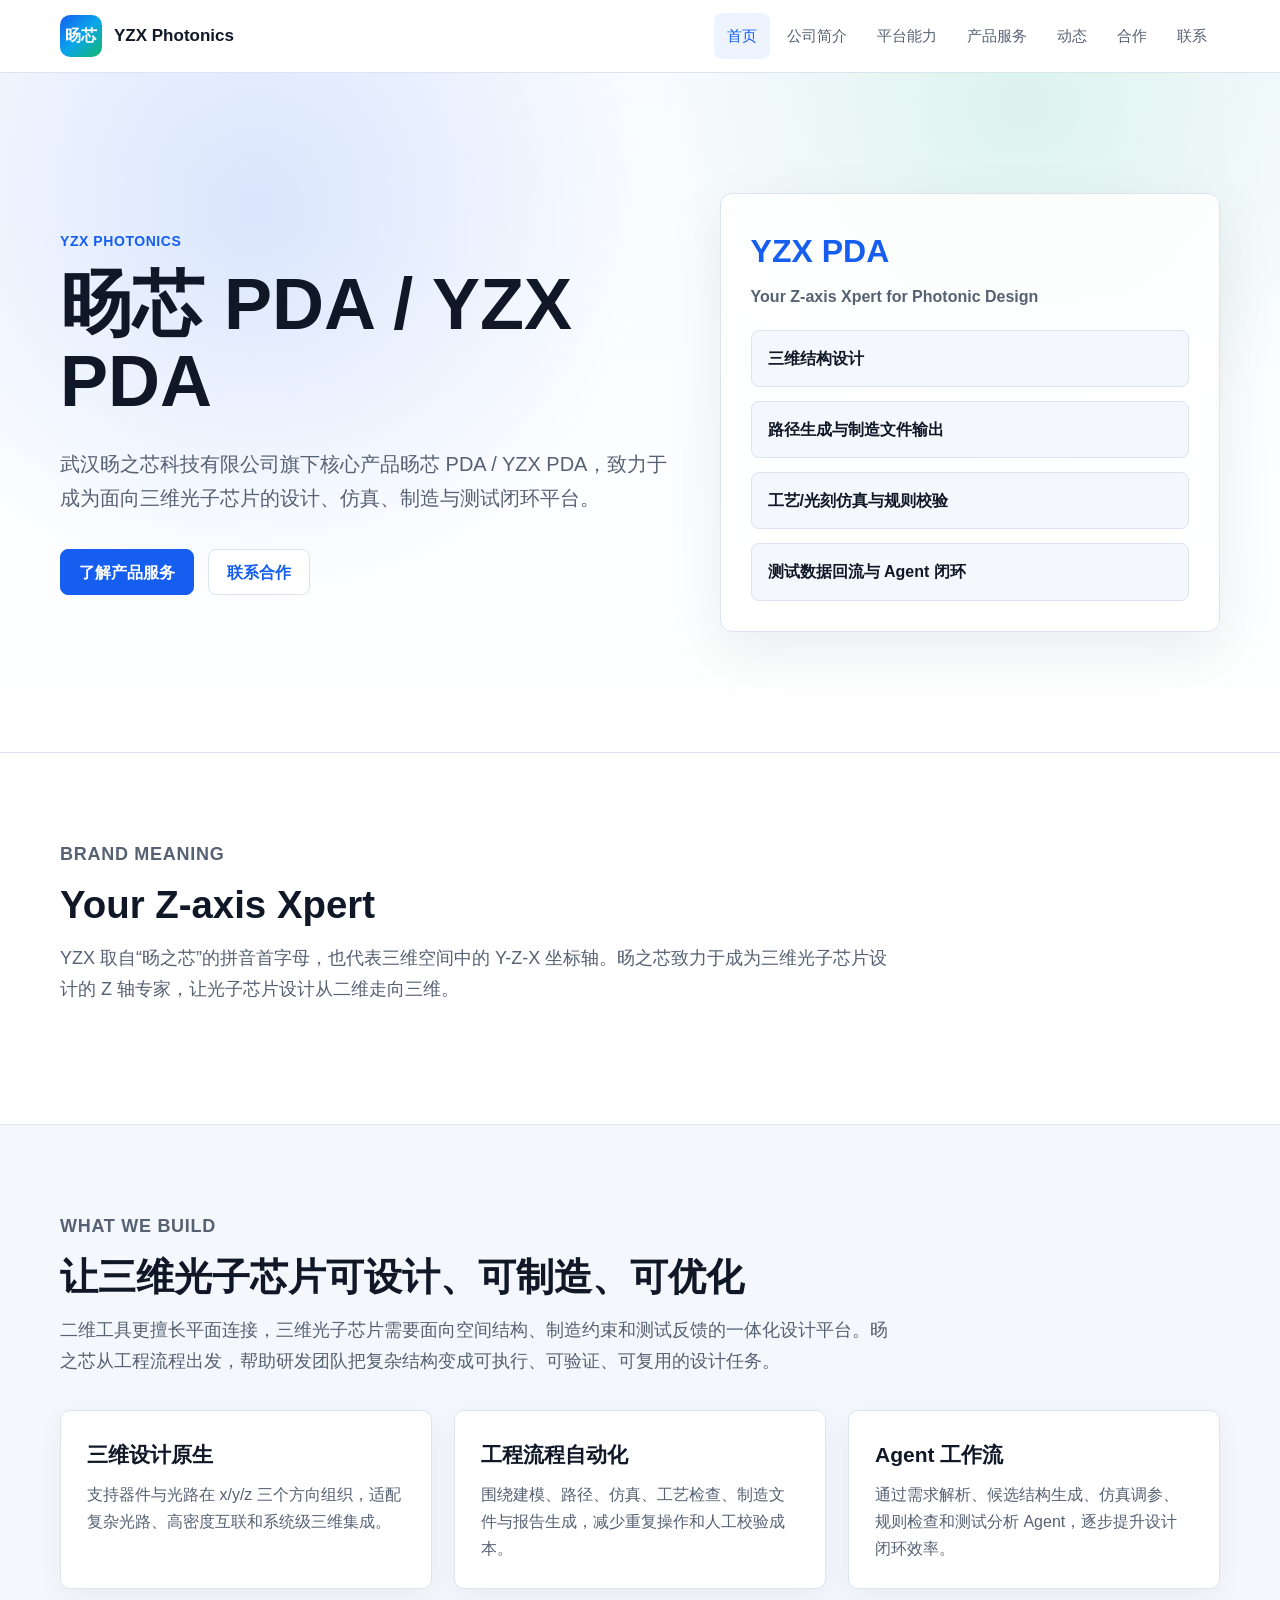
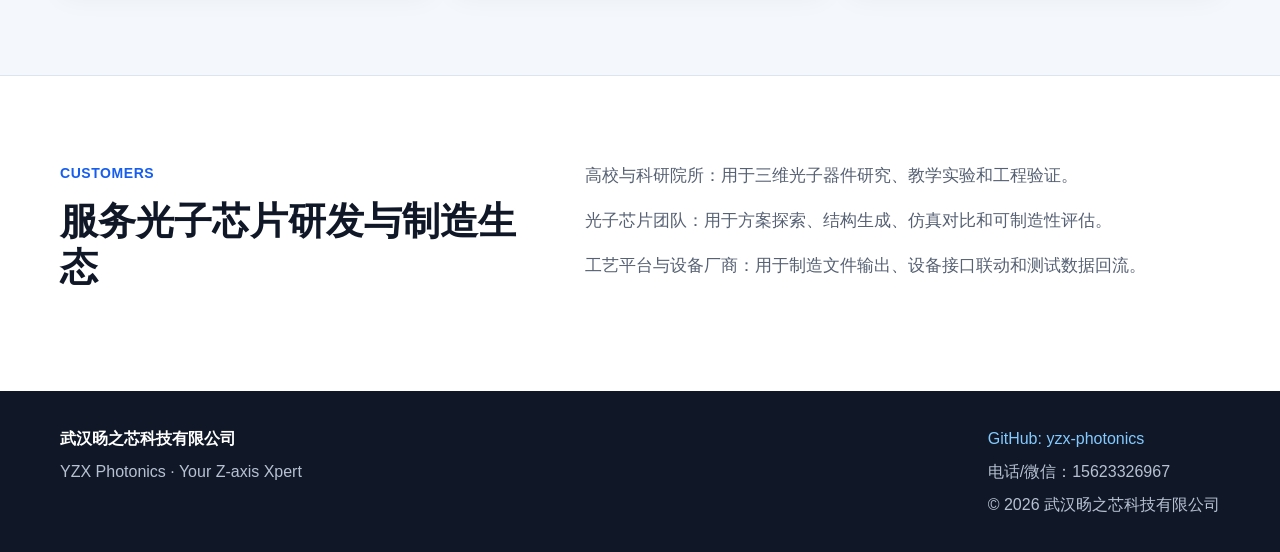
<file: index.html>
<!DOCTYPE html>
<html lang="zh-CN">
<head>
  <meta charset="UTF-8">
  <meta name="viewport" content="width=device-width, initial-scale=1.0">
  <title>YZX Photonics - 旸芯 PDA / YZX PDA</title>
  <meta name="description" content="武汉旸之芯科技有限公司旗下核心产品旸芯 PDA / YZX PDA，致力于成为面向三维光子芯片的设计、仿真、制造与测试闭环平台。">
  <meta name="keywords" content="YZX Photonics,Your Z-axis Xpert,旸之芯,旸芯PDA,YZX PDA,三维光子芯片,光子芯片设计自动化,PDA,光子芯片EDA,AI Agent">
  <link rel="stylesheet" href="css/style.css">
</head>
<body>
  <header class="site-header">
    <div class="container header-inner">
      <a class="brand" href="index.html" aria-label="武汉旸之芯科技有限公司">
        <span class="brand-mark">旸芯</span>
        <span class="brand-text">YZX Photonics</span>
      </a>
      <button class="nav-toggle" type="button" aria-label="打开导航" aria-expanded="false">菜单</button>
      <nav class="site-nav" aria-label="主导航">
        <a class="active" href="index.html">首页</a>
        <a href="about.html">公司简介</a>
        <a href="solutions.html">平台能力</a>
        <a href="products.html">产品服务</a>
        <a href="news.html">动态</a>
        <a href="cooperation.html">合作</a>
        <a href="contact.html">联系</a>
      </nav>
    </div>
  </header>

  <main>
    <section class="hero">
      <div class="container hero-grid">
        <div class="hero-copy">
          <p class="eyebrow">YZX Photonics</p>
          <h1>旸芯 PDA / YZX PDA</h1>
          <p class="hero-lead">
            武汉旸之芯科技有限公司旗下核心产品旸芯 PDA / YZX PDA，致力于成为面向三维光子芯片的设计、仿真、制造与测试闭环平台。
          </p>
          <div class="hero-actions">
            <a class="btn primary" href="products.html">了解产品服务</a>
            <a class="btn secondary" href="contact.html">联系合作</a>
          </div>
        </div>
        <div class="hero-panel" aria-label="平台关键词">
          <div class="panel-title">YZX PDA</div>
          <p class="panel-subtitle">Your Z-axis Xpert for Photonic Design</p>
          <ul class="signal-list">
            <li>三维结构设计</li>
            <li>路径生成与制造文件输出</li>
            <li>工艺/光刻仿真与规则校验</li>
            <li>测试数据回流与 Agent 闭环</li>
          </ul>
        </div>
      </div>
    </section>

    <section class="section">
      <div class="container">
        <div class="section-head">
          <p class="eyebrow">Brand Meaning</p>
          <h2>Your Z-axis Xpert</h2>
          <p>
            YZX 取自“旸之芯”的拼音首字母，也代表三维空间中的 Y-Z-X 坐标轴。旸之芯致力于成为三维光子芯片设计的 Z 轴专家，让光子芯片设计从二维走向三维。
          </p>
        </div>
      </div>
    </section>

    <section class="section alt">
      <div class="container">
        <div class="section-head">
          <p class="eyebrow">What We Build</p>
          <h2>让三维光子芯片可设计、可制造、可优化</h2>
          <p>
            二维工具更擅长平面连接，三维光子芯片需要面向空间结构、制造约束和测试反馈的一体化设计平台。旸之芯从工程流程出发，帮助研发团队把复杂结构变成可执行、可验证、可复用的设计任务。
          </p>
        </div>
        <div class="card-grid three">
          <article class="card">
            <h3>三维设计原生</h3>
            <p>支持器件与光路在 x/y/z 三个方向组织，适配复杂光路、高密度互联和系统级三维集成。</p>
          </article>
          <article class="card">
            <h3>工程流程自动化</h3>
            <p>围绕建模、路径、仿真、工艺检查、制造文件与报告生成，减少重复操作和人工校验成本。</p>
          </article>
          <article class="card">
            <h3>Agent 工作流</h3>
            <p>通过需求解析、候选结构生成、仿真调参、规则检查和测试分析 Agent，逐步提升设计闭环效率。</p>
          </article>
        </div>
      </div>
    </section>

    <section class="section">
      <div class="container split">
        <div>
          <p class="eyebrow">Customers</p>
          <h2>服务光子芯片研发与制造生态</h2>
        </div>
        <div class="plain-list">
          <p>高校与科研院所：用于三维光子器件研究、教学实验和工程验证。</p>
          <p>光子芯片团队：用于方案探索、结构生成、仿真对比和可制造性评估。</p>
          <p>工艺平台与设备厂商：用于制造文件输出、设备接口联动和测试数据回流。</p>
        </div>
      </div>
    </section>
  </main>

  <footer class="site-footer">
    <div class="container footer-inner">
      <div>
        <strong>武汉旸之芯科技有限公司</strong>
        <p>YZX Photonics · Your Z-axis Xpert</p>
      </div>
      <div>
        <a href="https://github.com/yzx-photonics" target="_blank" rel="noreferrer">GitHub: yzx-photonics</a>
        <p>电话/微信：15623326967</p>
        <p>© 2026 武汉旸之芯科技有限公司</p>
      </div>
    </div>
  </footer>
  <script src="js/main.js"></script>
</body>
</html>
</file>
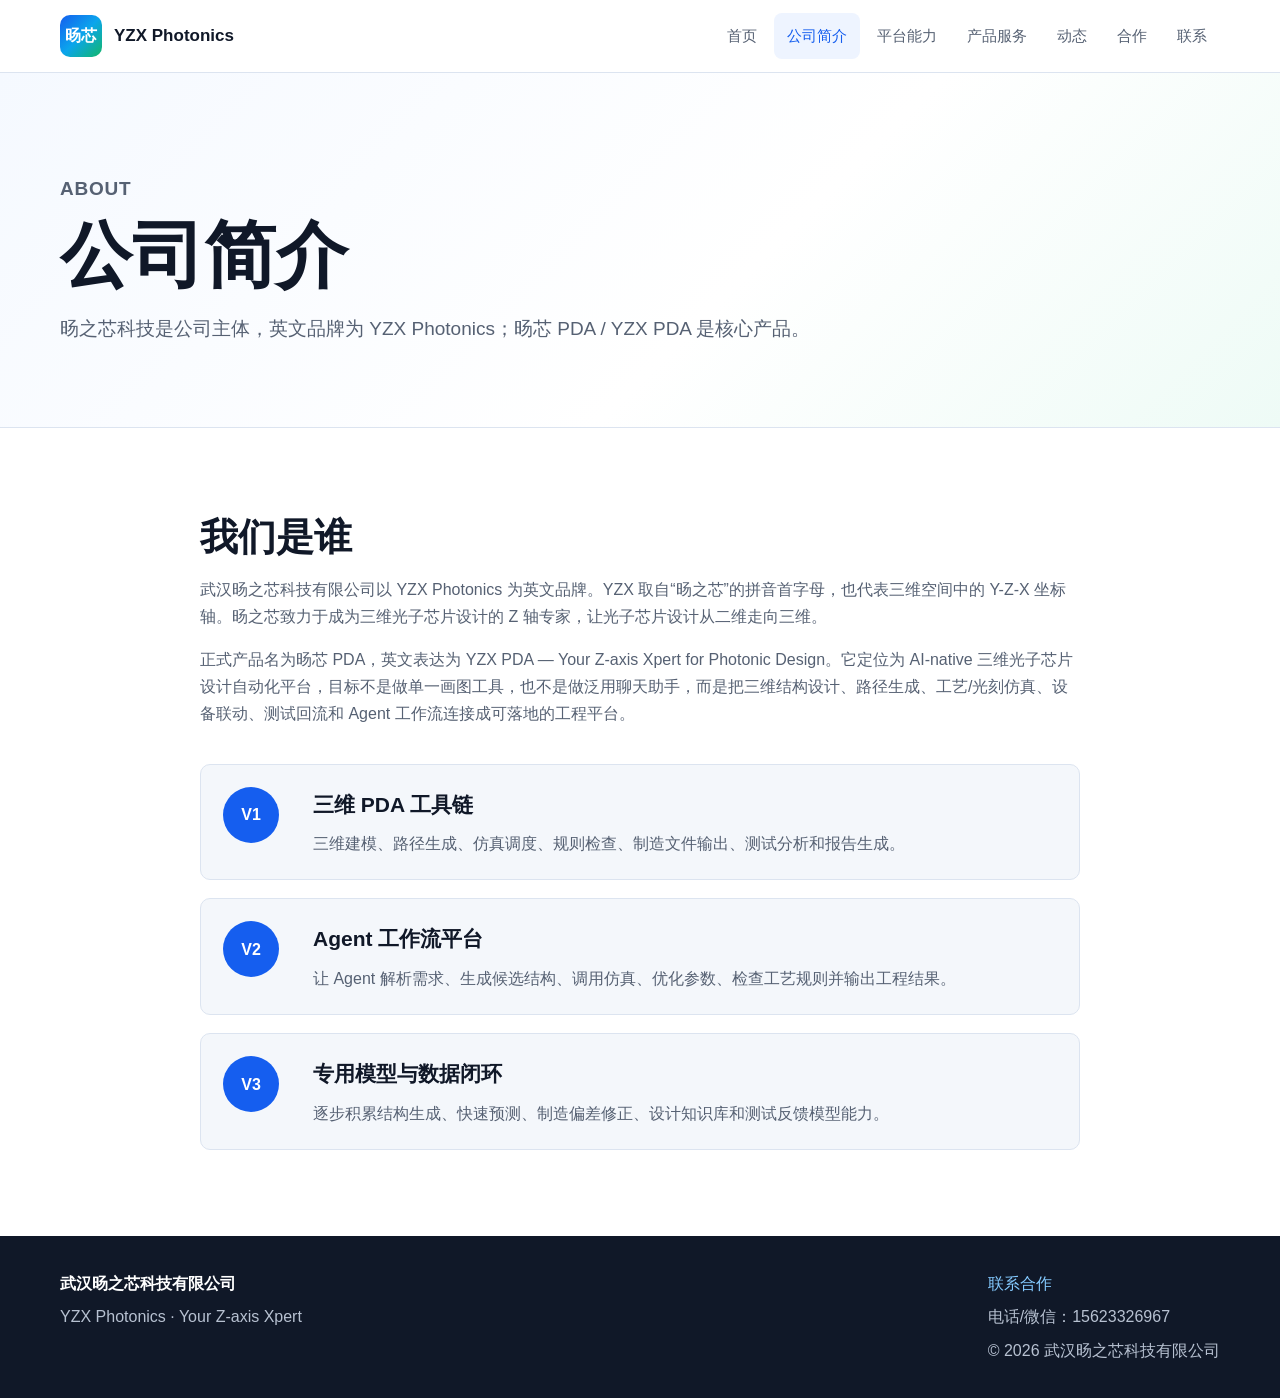
<file: about.html>
<!DOCTYPE html>
<html lang="zh-CN">
<head>
  <meta charset="UTF-8">
  <meta name="viewport" content="width=device-width, initial-scale=1.0">
  <title>公司简介 - YZX Photonics</title>
  <meta name="description" content="武汉旸之芯科技有限公司以 YZX Photonics 为英文品牌，核心产品为旸芯 PDA / YZX PDA。">
  <meta name="keywords" content="YZX Photonics,Your Z-axis Xpert,旸之芯,武汉旸之芯,旸芯PDA,YZX PDA,三维光子芯片,设计自动化">
  <link rel="stylesheet" href="css/style.css">
</head>
<body>
  <header class="site-header">
    <div class="container header-inner">
      <a class="brand" href="index.html"><span class="brand-mark">旸芯</span><span class="brand-text">YZX Photonics</span></a>
      <button class="nav-toggle" type="button" aria-label="打开导航" aria-expanded="false">菜单</button>
      <nav class="site-nav" aria-label="主导航">
        <a href="index.html">首页</a>
        <a class="active" href="about.html">公司简介</a>
        <a href="solutions.html">平台能力</a>
        <a href="products.html">产品服务</a>
        <a href="news.html">动态</a>
        <a href="cooperation.html">合作</a>
        <a href="contact.html">联系</a>
      </nav>
    </div>
  </header>

  <main>
    <section class="page-hero">
      <div class="container">
        <p class="eyebrow">About</p>
        <h1>公司简介</h1>
        <p>旸之芯科技是公司主体，英文品牌为 YZX Photonics；旸芯 PDA / YZX PDA 是核心产品。</p>
      </div>
    </section>

    <section class="section">
      <div class="container content-narrow">
        <h2>我们是谁</h2>
        <p>
          武汉旸之芯科技有限公司以 YZX Photonics 为英文品牌。YZX 取自“旸之芯”的拼音首字母，也代表三维空间中的 Y-Z-X 坐标轴。旸之芯致力于成为三维光子芯片设计的 Z 轴专家，让光子芯片设计从二维走向三维。
        </p>
        <p>
          正式产品名为旸芯 PDA，英文表达为 YZX PDA — Your Z-axis Xpert for Photonic Design。它定位为 AI-native 三维光子芯片设计自动化平台，目标不是做单一画图工具，也不是做泛用聊天助手，而是把三维结构设计、路径生成、工艺/光刻仿真、设备联动、测试回流和 Agent 工作流连接成可落地的工程平台。
        </p>

        <div class="timeline">
          <div class="timeline-item">
            <span>V1</span>
            <div>
              <h3>三维 PDA 工具链</h3>
              <p>三维建模、路径生成、仿真调度、规则检查、制造文件输出、测试分析和报告生成。</p>
            </div>
          </div>
          <div class="timeline-item">
            <span>V2</span>
            <div>
              <h3>Agent 工作流平台</h3>
              <p>让 Agent 解析需求、生成候选结构、调用仿真、优化参数、检查工艺规则并输出工程结果。</p>
            </div>
          </div>
          <div class="timeline-item">
            <span>V3</span>
            <div>
              <h3>专用模型与数据闭环</h3>
              <p>逐步积累结构生成、快速预测、制造偏差修正、设计知识库和测试反馈模型能力。</p>
            </div>
          </div>
        </div>
      </div>
    </section>
  </main>

  <footer class="site-footer">
    <div class="container footer-inner">
      <div><strong>武汉旸之芯科技有限公司</strong><p>YZX Photonics · Your Z-axis Xpert</p></div>
      <div><a href="contact.html">联系合作</a><p>电话/微信：15623326967</p><p>© 2026 武汉旸之芯科技有限公司</p></div>
    </div>
  </footer>
  <script src="js/main.js"></script>
</body>
</html>
</file>
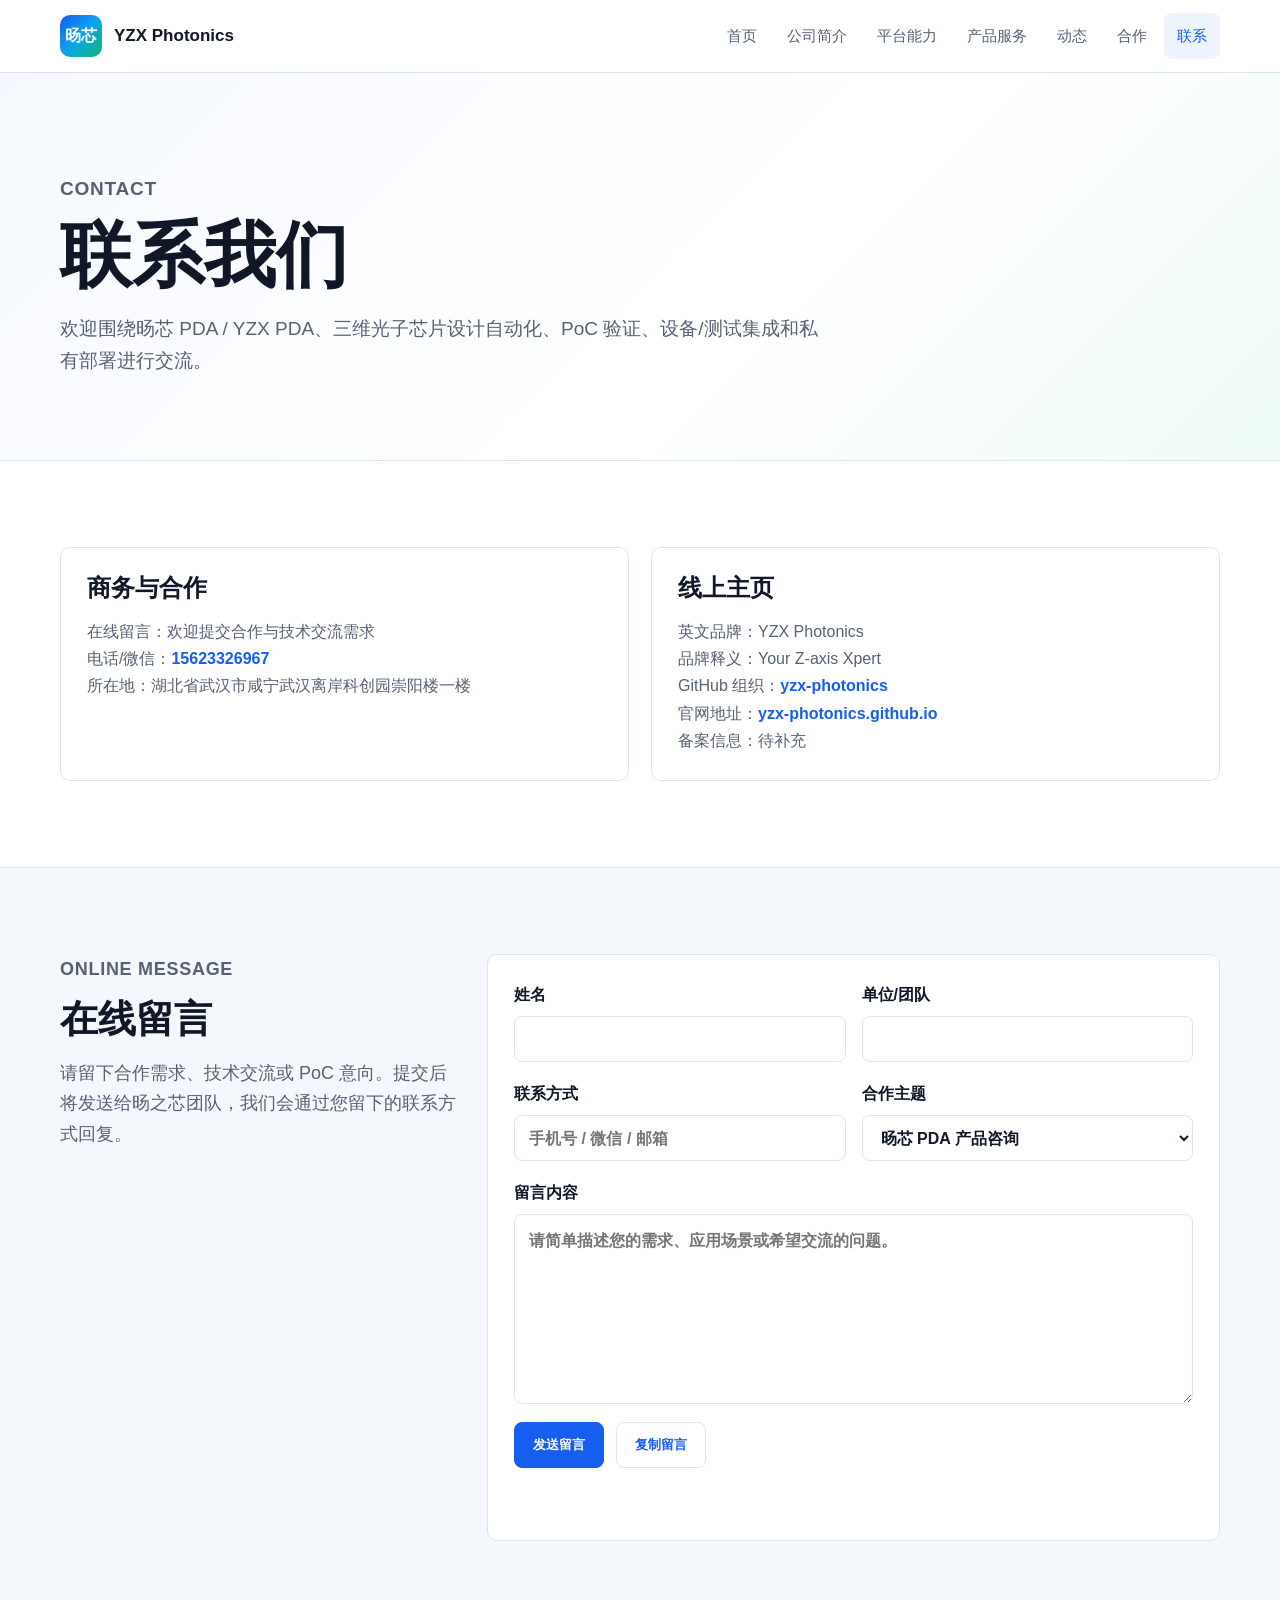
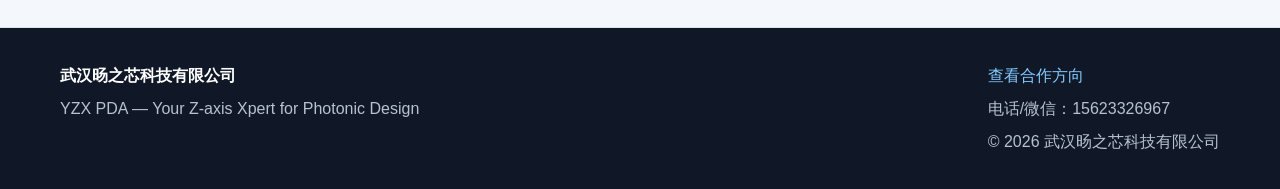
<file: contact.html>
<!DOCTYPE html>
<html lang="zh-CN">
<head>
  <meta charset="UTF-8">
  <meta name="viewport" content="width=device-width, initial-scale=1.0">
  <title>联系 - YZX Photonics</title>
  <meta name="description" content="联系武汉旸之芯科技有限公司，沟通旸芯 PDA / YZX PDA、三维光子芯片设计自动化和 PoC 合作。">
  <meta name="keywords" content="YZX Photonics,YZX PDA,联系旸之芯,旸芯PDA合作,三维光子芯片合作">
  <link rel="stylesheet" href="css/style.css">
</head>
<body>
  <header class="site-header">
    <div class="container header-inner">
      <a class="brand" href="index.html"><span class="brand-mark">旸芯</span><span class="brand-text">YZX Photonics</span></a>
      <button class="nav-toggle" type="button" aria-label="打开导航" aria-expanded="false">菜单</button>
      <nav class="site-nav" aria-label="主导航">
        <a href="index.html">首页</a>
        <a href="about.html">公司简介</a>
        <a href="solutions.html">平台能力</a>
        <a href="products.html">产品服务</a>
        <a href="news.html">动态</a>
        <a href="cooperation.html">合作</a>
        <a class="active" href="contact.html">联系</a>
      </nav>
    </div>
  </header>

  <main>
    <section class="page-hero">
      <div class="container">
        <p class="eyebrow">Contact</p>
        <h1>联系我们</h1>
        <p>欢迎围绕旸芯 PDA / YZX PDA、三维光子芯片设计自动化、PoC 验证、设备/测试集成和私有部署进行交流。</p>
      </div>
    </section>

    <section class="section">
      <div class="container contact-grid">
        <div class="contact-card">
          <h2>商务与合作</h2>
          <p>在线留言：欢迎提交合作与技术交流需求</p>
          <p>电话/微信：<a href="tel:15623326967">15623326967</a></p>
          <p>所在地：湖北省武汉市咸宁武汉离岸科创园崇阳楼一楼</p>
        </div>
        <div class="contact-card">
          <h2>线上主页</h2>
          <p>英文品牌：YZX Photonics</p>
          <p>品牌释义：Your Z-axis Xpert</p>
          <p>GitHub 组织：<a href="https://github.com/yzx-photonics" target="_blank" rel="noreferrer">yzx-photonics</a></p>
          <p>官网地址：<a href="https://yzx-photonics.github.io/" target="_blank" rel="noreferrer">yzx-photonics.github.io</a></p>
          <p>备案信息：待补充</p>
        </div>
      </div>
    </section>

    <section class="section alt">
      <div class="container message-layout">
        <div class="section-head message-head">
          <p class="eyebrow">Online Message</p>
          <h2>在线留言</h2>
          <p>请留下合作需求、技术交流或 PoC 意向。提交后将发送给旸之芯团队，我们会通过您留下的联系方式回复。</p>
        </div>
        <form class="message-form" id="messageForm">
          <div class="form-row">
            <label>
              姓名
              <input type="text" name="name" autocomplete="name" required>
            </label>
            <label>
              单位/团队
              <input type="text" name="organization" autocomplete="organization">
            </label>
          </div>
          <div class="form-row">
            <label>
              联系方式
              <input type="text" name="contact" autocomplete="tel" placeholder="手机号 / 微信 / 邮箱" required>
            </label>
            <label>
              合作主题
              <select name="topic">
                <option value="旸芯 PDA 产品咨询">旸芯 PDA 产品咨询</option>
                <option value="PoC 验证合作">PoC 验证合作</option>
                <option value="科研/高校合作">科研/高校合作</option>
                <option value="工艺/设备/测试集成">工艺/设备/测试集成</option>
                <option value="其他合作">其他合作</option>
              </select>
            </label>
          </div>
          <label>
            留言内容
            <textarea name="message" rows="6" placeholder="请简单描述您的需求、应用场景或希望交流的问题。" required></textarea>
          </label>
          <div class="form-actions">
            <button class="btn primary" type="submit">发送留言</button>
            <button class="btn secondary" type="button" id="copyMessage" disabled>复制留言</button>
          </div>
          <p class="form-status" id="messageStatus" role="status"></p>
        </form>
        <div class="message-output" id="messageOutput" hidden>
          <h3>留言内容</h3>
          <pre id="messagePreview"></pre>
          <p>留言已生成备份，可复制留存。</p>
        </div>
      </div>
    </section>
  </main>

  <footer class="site-footer">
    <div class="container footer-inner">
      <div><strong>武汉旸之芯科技有限公司</strong><p>YZX PDA — Your Z-axis Xpert for Photonic Design</p></div>
      <div><a href="cooperation.html">查看合作方向</a><p>电话/微信：15623326967</p><p>© 2026 武汉旸之芯科技有限公司</p></div>
    </div>
  </footer>
  <script src="js/main.js"></script>
</body>
</html>
</file>
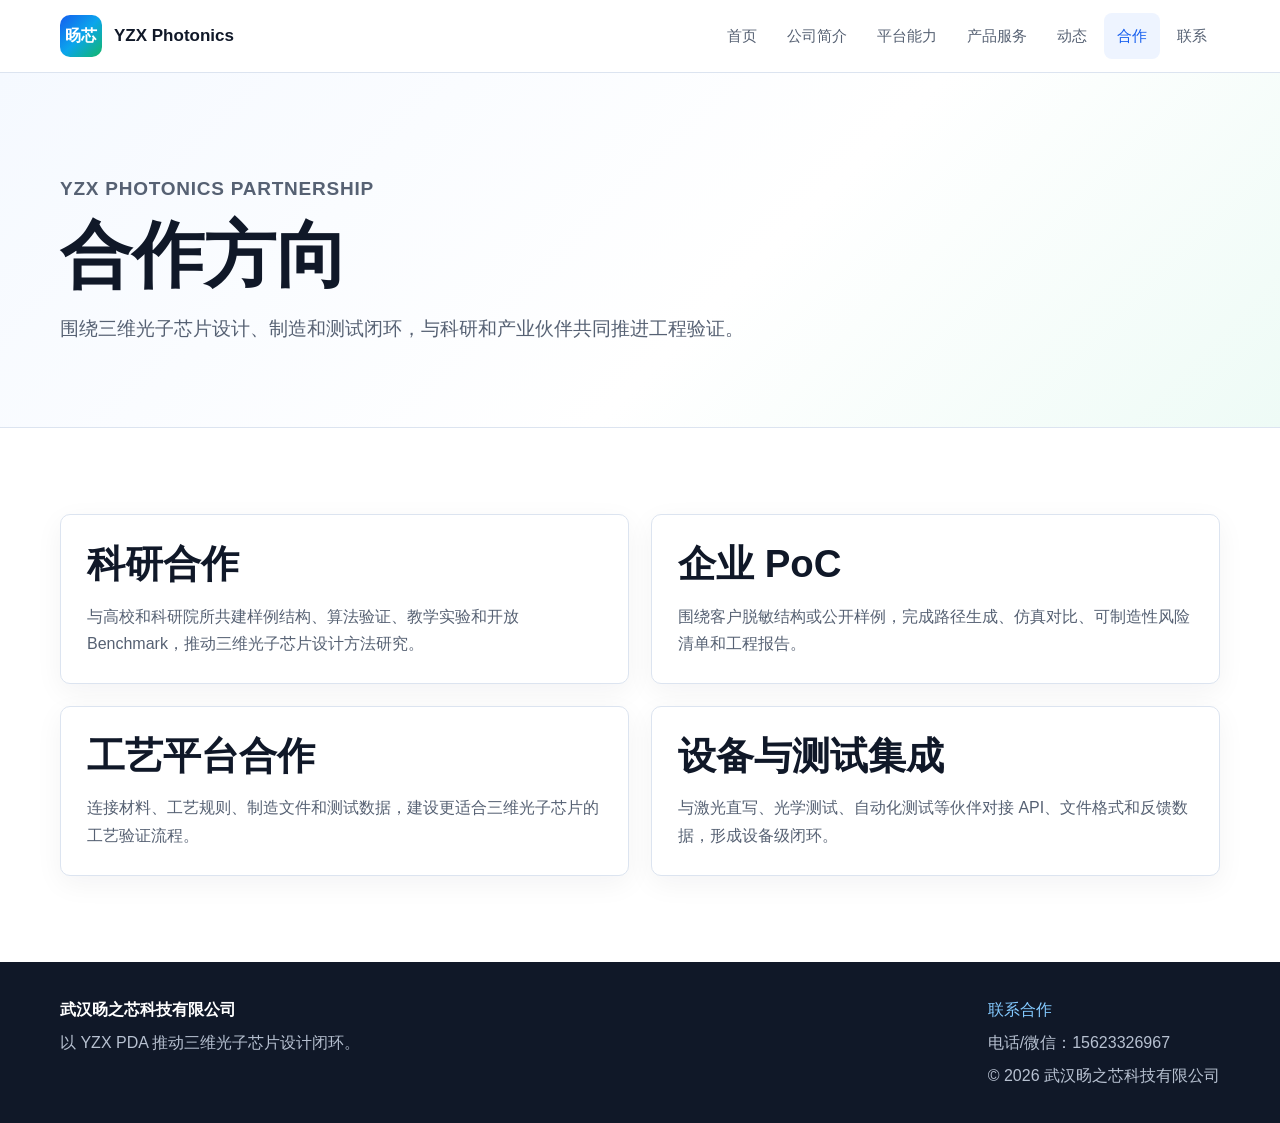
<file: cooperation.html>
<!DOCTYPE html>
<html lang="zh-CN">
<head>
  <meta charset="UTF-8">
  <meta name="viewport" content="width=device-width, initial-scale=1.0">
  <title>合作 - YZX Photonics</title>
  <meta name="description" content="武汉旸之芯科技有限公司面向高校、科研院所、光子芯片团队、工艺平台和设备测试伙伴开放合作。">
  <meta name="keywords" content="YZX Photonics,YZX PDA,旸之芯合作,光子芯片PoC,工艺平台,设备集成,测试反馈">
  <link rel="stylesheet" href="css/style.css">
</head>
<body>
  <header class="site-header">
    <div class="container header-inner">
      <a class="brand" href="index.html"><span class="brand-mark">旸芯</span><span class="brand-text">YZX Photonics</span></a>
      <button class="nav-toggle" type="button" aria-label="打开导航" aria-expanded="false">菜单</button>
      <nav class="site-nav" aria-label="主导航">
        <a href="index.html">首页</a>
        <a href="about.html">公司简介</a>
        <a href="solutions.html">平台能力</a>
        <a href="products.html">产品服务</a>
        <a href="news.html">动态</a>
        <a class="active" href="cooperation.html">合作</a>
        <a href="contact.html">联系</a>
      </nav>
    </div>
  </header>

  <main>
    <section class="page-hero">
      <div class="container">
        <p class="eyebrow">YZX Photonics Partnership</p>
        <h1>合作方向</h1>
        <p>围绕三维光子芯片设计、制造和测试闭环，与科研和产业伙伴共同推进工程验证。</p>
      </div>
    </section>

    <section class="section">
      <div class="container card-grid two">
        <article class="card">
          <h2>科研合作</h2>
          <p>与高校和科研院所共建样例结构、算法验证、教学实验和开放 Benchmark，推动三维光子芯片设计方法研究。</p>
        </article>
        <article class="card">
          <h2>企业 PoC</h2>
          <p>围绕客户脱敏结构或公开样例，完成路径生成、仿真对比、可制造性风险清单和工程报告。</p>
        </article>
        <article class="card">
          <h2>工艺平台合作</h2>
          <p>连接材料、工艺规则、制造文件和测试数据，建设更适合三维光子芯片的工艺验证流程。</p>
        </article>
        <article class="card">
          <h2>设备与测试集成</h2>
          <p>与激光直写、光学测试、自动化测试等伙伴对接 API、文件格式和反馈数据，形成设备级闭环。</p>
        </article>
      </div>
    </section>
  </main>

  <footer class="site-footer">
    <div class="container footer-inner">
      <div><strong>武汉旸之芯科技有限公司</strong><p>以 YZX PDA 推动三维光子芯片设计闭环。</p></div>
      <div><a href="contact.html">联系合作</a><p>电话/微信：15623326967</p><p>© 2026 武汉旸之芯科技有限公司</p></div>
    </div>
  </footer>
  <script src="js/main.js"></script>
</body>
</html>
</file>
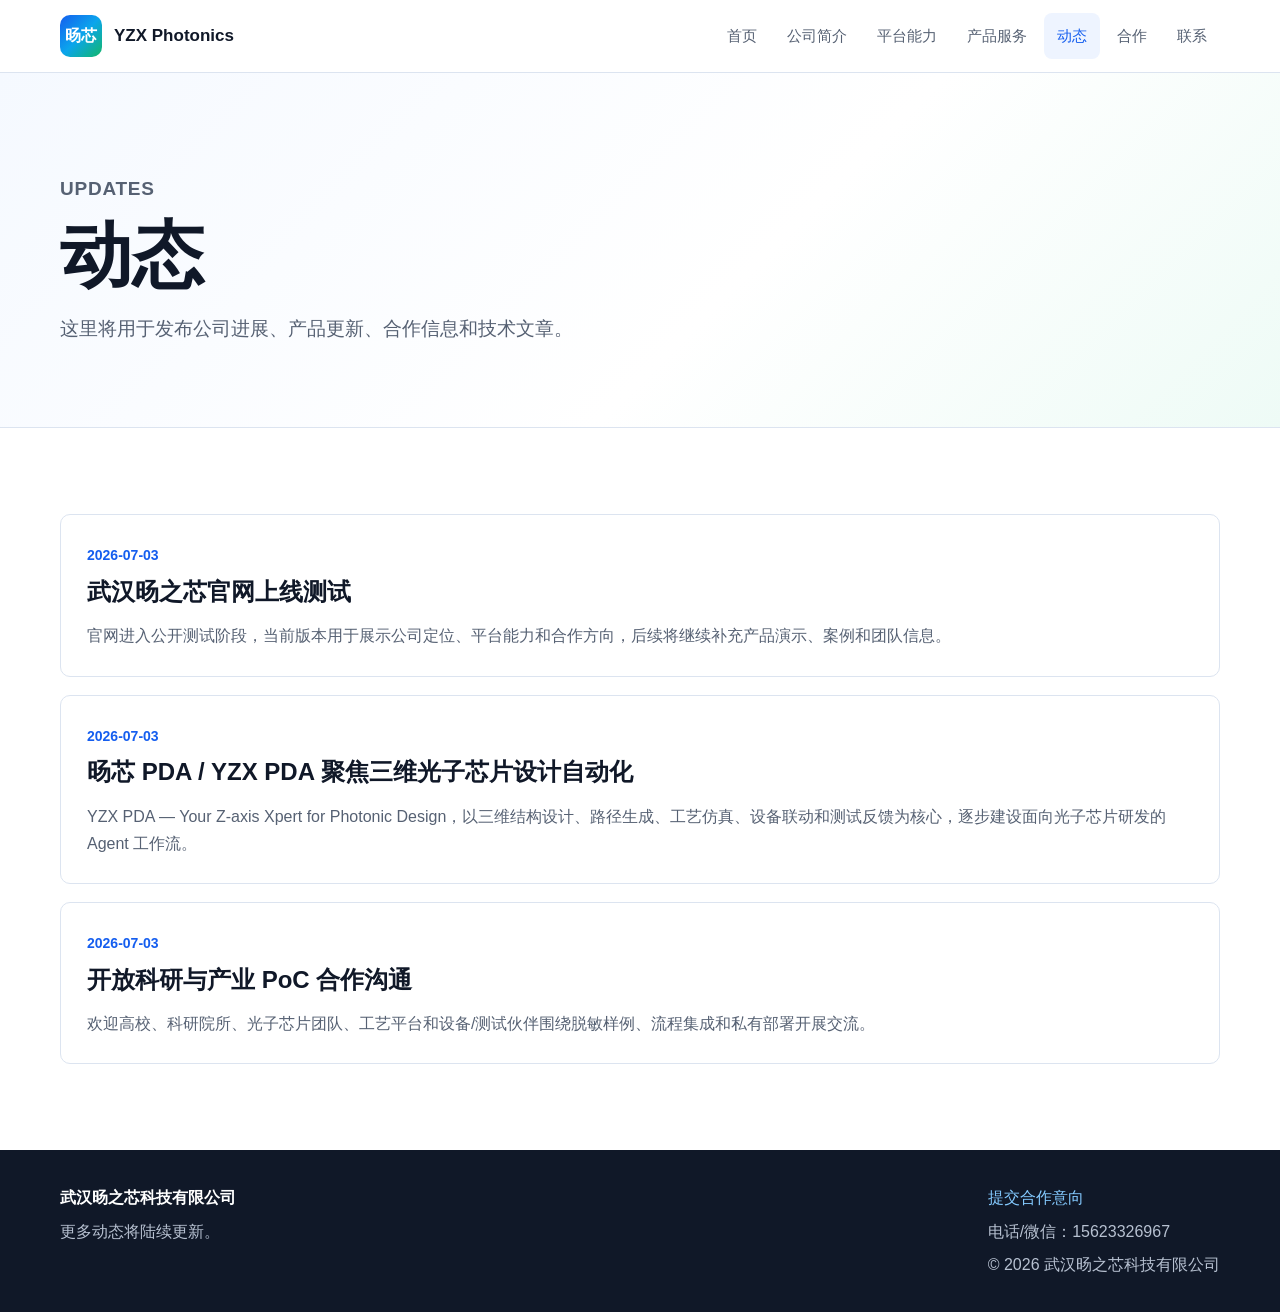
<file: news.html>
<!DOCTYPE html>
<html lang="zh-CN">
<head>
  <meta charset="UTF-8">
  <meta name="viewport" content="width=device-width, initial-scale=1.0">
  <title>动态 - YZX Photonics</title>
  <meta name="description" content="武汉旸之芯科技有限公司动态与旸芯 PDA / YZX PDA 平台进展。">
  <meta name="keywords" content="YZX Photonics,YZX PDA,旸之芯动态,旸芯PDA,三维光子芯片,光子芯片设计自动化">
  <link rel="stylesheet" href="css/style.css">
</head>
<body>
  <header class="site-header">
    <div class="container header-inner">
      <a class="brand" href="index.html"><span class="brand-mark">旸芯</span><span class="brand-text">YZX Photonics</span></a>
      <button class="nav-toggle" type="button" aria-label="打开导航" aria-expanded="false">菜单</button>
      <nav class="site-nav" aria-label="主导航">
        <a href="index.html">首页</a>
        <a href="about.html">公司简介</a>
        <a href="solutions.html">平台能力</a>
        <a href="products.html">产品服务</a>
        <a class="active" href="news.html">动态</a>
        <a href="cooperation.html">合作</a>
        <a href="contact.html">联系</a>
      </nav>
    </div>
  </header>

  <main>
    <section class="page-hero">
      <div class="container">
        <p class="eyebrow">Updates</p>
        <h1>动态</h1>
        <p>这里将用于发布公司进展、产品更新、合作信息和技术文章。</p>
      </div>
    </section>

    <section class="section">
      <div class="container news-list">
        <article class="news-item">
          <time datetime="2026-07-03">2026-07-03</time>
          <h2>武汉旸之芯官网上线测试</h2>
          <p>官网进入公开测试阶段，当前版本用于展示公司定位、平台能力和合作方向，后续将继续补充产品演示、案例和团队信息。</p>
        </article>
        <article class="news-item">
          <time datetime="2026-07-03">2026-07-03</time>
          <h2>旸芯 PDA / YZX PDA 聚焦三维光子芯片设计自动化</h2>
          <p>YZX PDA — Your Z-axis Xpert for Photonic Design，以三维结构设计、路径生成、工艺仿真、设备联动和测试反馈为核心，逐步建设面向光子芯片研发的 Agent 工作流。</p>
        </article>
        <article class="news-item">
          <time datetime="2026-07-03">2026-07-03</time>
          <h2>开放科研与产业 PoC 合作沟通</h2>
          <p>欢迎高校、科研院所、光子芯片团队、工艺平台和设备/测试伙伴围绕脱敏样例、流程集成和私有部署开展交流。</p>
        </article>
      </div>
    </section>
  </main>

  <footer class="site-footer">
    <div class="container footer-inner">
      <div><strong>武汉旸之芯科技有限公司</strong><p>更多动态将陆续更新。</p></div>
      <div><a href="contact.html">提交合作意向</a><p>电话/微信：15623326967</p><p>© 2026 武汉旸之芯科技有限公司</p></div>
    </div>
  </footer>
  <script src="js/main.js"></script>
</body>
</html>
</file>
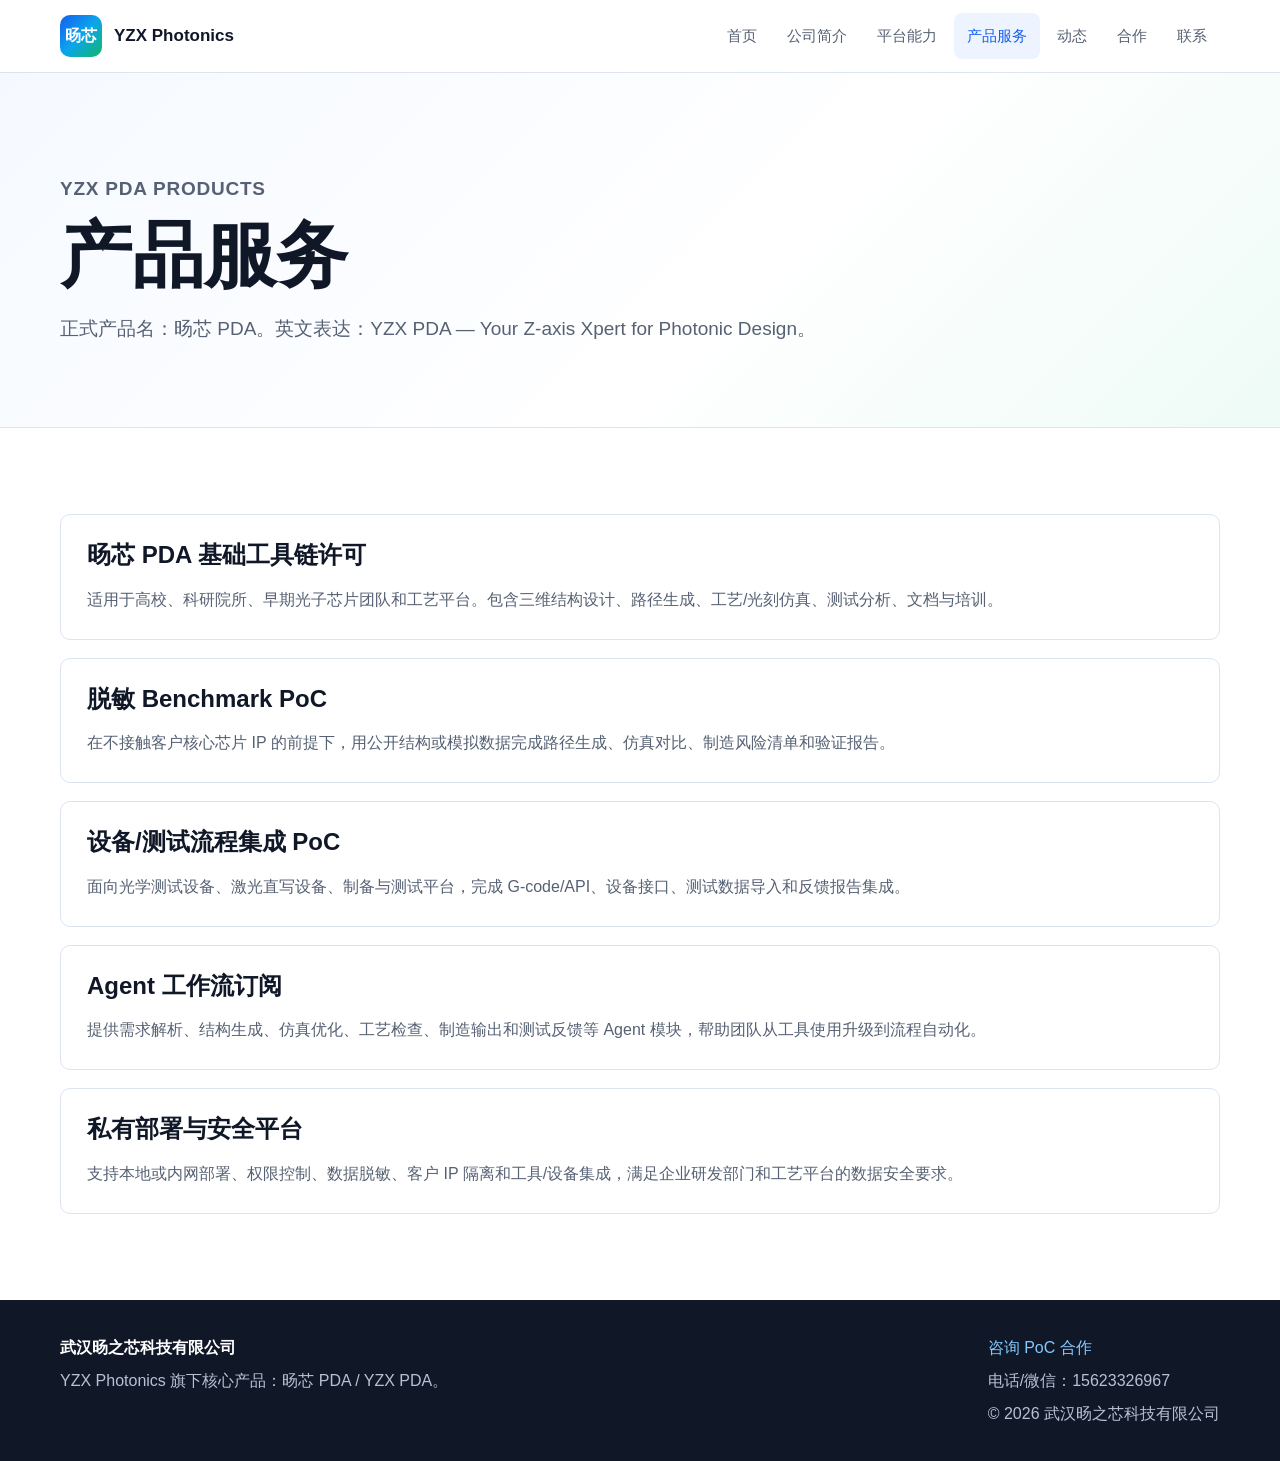
<file: products.html>
<!DOCTYPE html>
<html lang="zh-CN">
<head>
  <meta charset="UTF-8">
  <meta name="viewport" content="width=device-width, initial-scale=1.0">
  <title>产品服务 - 旸芯 PDA / YZX PDA</title>
  <meta name="description" content="旸之芯提供旸芯 PDA / YZX PDA 工具链、脱敏 Benchmark PoC、设备/测试流程集成、Agent 工作流和私有部署服务。">
  <meta name="keywords" content="YZX PDA,Your Z-axis Xpert,旸芯PDA,光子芯片PDA,三维光子芯片设计,PoC,私有部署,Agent工作流">
  <link rel="stylesheet" href="css/style.css">
</head>
<body>
  <header class="site-header">
    <div class="container header-inner">
      <a class="brand" href="index.html"><span class="brand-mark">旸芯</span><span class="brand-text">YZX Photonics</span></a>
      <button class="nav-toggle" type="button" aria-label="打开导航" aria-expanded="false">菜单</button>
      <nav class="site-nav" aria-label="主导航">
        <a href="index.html">首页</a>
        <a href="about.html">公司简介</a>
        <a href="solutions.html">平台能力</a>
        <a class="active" href="products.html">产品服务</a>
        <a href="news.html">动态</a>
        <a href="cooperation.html">合作</a>
        <a href="contact.html">联系</a>
      </nav>
    </div>
  </header>

  <main>
    <section class="page-hero">
      <div class="container">
        <p class="eyebrow">YZX PDA Products</p>
        <h1>产品服务</h1>
        <p>正式产品名：旸芯 PDA。英文表达：YZX PDA — Your Z-axis Xpert for Photonic Design。</p>
      </div>
    </section>

    <section class="section">
      <div class="container product-list">
        <article class="product-item">
          <h2>旸芯 PDA 基础工具链许可</h2>
          <p>适用于高校、科研院所、早期光子芯片团队和工艺平台。包含三维结构设计、路径生成、工艺/光刻仿真、测试分析、文档与培训。</p>
        </article>
        <article class="product-item">
          <h2>脱敏 Benchmark PoC</h2>
          <p>在不接触客户核心芯片 IP 的前提下，用公开结构或模拟数据完成路径生成、仿真对比、制造风险清单和验证报告。</p>
        </article>
        <article class="product-item">
          <h2>设备/测试流程集成 PoC</h2>
          <p>面向光学测试设备、激光直写设备、制备与测试平台，完成 G-code/API、设备接口、测试数据导入和反馈报告集成。</p>
        </article>
        <article class="product-item">
          <h2>Agent 工作流订阅</h2>
          <p>提供需求解析、结构生成、仿真优化、工艺检查、制造输出和测试反馈等 Agent 模块，帮助团队从工具使用升级到流程自动化。</p>
        </article>
        <article class="product-item">
          <h2>私有部署与安全平台</h2>
          <p>支持本地或内网部署、权限控制、数据脱敏、客户 IP 隔离和工具/设备集成，满足企业研发部门和工艺平台的数据安全要求。</p>
        </article>
      </div>
    </section>
  </main>

  <footer class="site-footer">
    <div class="container footer-inner">
      <div><strong>武汉旸之芯科技有限公司</strong><p>YZX Photonics 旗下核心产品：旸芯 PDA / YZX PDA。</p></div>
      <div><a href="contact.html">咨询 PoC 合作</a><p>电话/微信：15623326967</p><p>© 2026 武汉旸之芯科技有限公司</p></div>
    </div>
  </footer>
  <script src="js/main.js"></script>
</body>
</html>
</file>
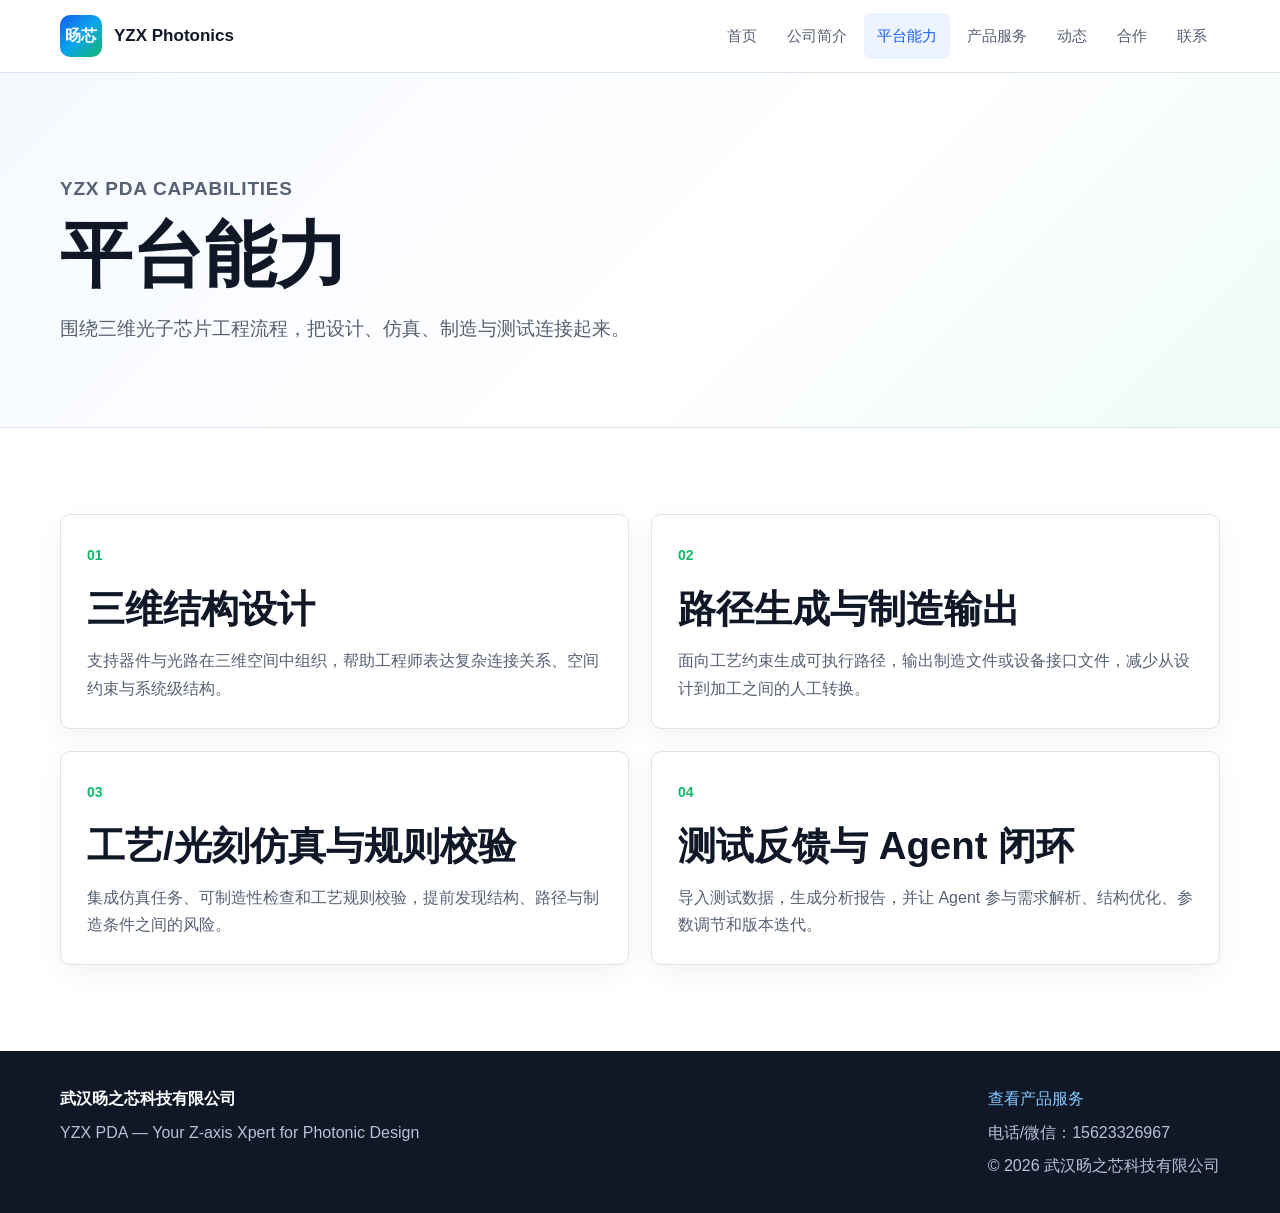
<file: solutions.html>
<!DOCTYPE html>
<html lang="zh-CN">
<head>
  <meta charset="UTF-8">
  <meta name="viewport" content="width=device-width, initial-scale=1.0">
  <title>平台能力 - 旸芯 PDA / YZX PDA</title>
  <meta name="description" content="旸芯 PDA / YZX PDA 覆盖三维结构设计、路径生成、工艺仿真、规则校验、设备联动和测试反馈。">
  <meta name="keywords" content="YZX PDA,Your Z-axis Xpert,旸芯PDA,三维结构设计,路径生成,工艺仿真,测试反馈,Agent工作流">
  <link rel="stylesheet" href="css/style.css">
</head>
<body>
  <header class="site-header">
    <div class="container header-inner">
      <a class="brand" href="index.html"><span class="brand-mark">旸芯</span><span class="brand-text">YZX Photonics</span></a>
      <button class="nav-toggle" type="button" aria-label="打开导航" aria-expanded="false">菜单</button>
      <nav class="site-nav" aria-label="主导航">
        <a href="index.html">首页</a>
        <a href="about.html">公司简介</a>
        <a class="active" href="solutions.html">平台能力</a>
        <a href="products.html">产品服务</a>
        <a href="news.html">动态</a>
        <a href="cooperation.html">合作</a>
        <a href="contact.html">联系</a>
      </nav>
    </div>
  </header>

  <main>
    <section class="page-hero">
      <div class="container">
        <p class="eyebrow">YZX PDA Capabilities</p>
        <h1>平台能力</h1>
        <p>围绕三维光子芯片工程流程，把设计、仿真、制造与测试连接起来。</p>
      </div>
    </section>

    <section class="section">
      <div class="container card-grid two">
        <article class="card anchor-card" id="s1">
          <span class="card-index">01</span>
          <h2>三维结构设计</h2>
          <p>支持器件与光路在三维空间中组织，帮助工程师表达复杂连接关系、空间约束与系统级结构。</p>
        </article>
        <article class="card anchor-card" id="s2">
          <span class="card-index">02</span>
          <h2>路径生成与制造输出</h2>
          <p>面向工艺约束生成可执行路径，输出制造文件或设备接口文件，减少从设计到加工之间的人工转换。</p>
        </article>
        <article class="card anchor-card" id="s3">
          <span class="card-index">03</span>
          <h2>工艺/光刻仿真与规则校验</h2>
          <p>集成仿真任务、可制造性检查和工艺规则校验，提前发现结构、路径与制造条件之间的风险。</p>
        </article>
        <article class="card anchor-card" id="s4">
          <span class="card-index">04</span>
          <h2>测试反馈与 Agent 闭环</h2>
          <p>导入测试数据，生成分析报告，并让 Agent 参与需求解析、结构优化、参数调节和版本迭代。</p>
        </article>
      </div>
    </section>
  </main>

  <footer class="site-footer">
    <div class="container footer-inner">
      <div><strong>武汉旸之芯科技有限公司</strong><p>YZX PDA — Your Z-axis Xpert for Photonic Design</p></div>
      <div><a href="products.html">查看产品服务</a><p>电话/微信：15623326967</p><p>© 2026 武汉旸之芯科技有限公司</p></div>
    </div>
  </footer>
  <script src="js/main.js"></script>
</body>
</html>
</file>
<file: css/style.css>
:root {
  color-scheme: light;
  --ink: #101828;
  --muted: #566173;
  --soft: #f4f7fb;
  --line: #dce4f0;
  --blue: #155eef;
  --cyan: #0ba5ec;
  --green: #12b76a;
  --white: #ffffff;
  --shadow: 0 20px 60px rgba(16, 24, 40, 0.08);
}

* {
  box-sizing: border-box;
}

html {
  scroll-behavior: smooth;
}

body {
  margin: 0;
  font-family: -apple-system, BlinkMacSystemFont, "Segoe UI", "Microsoft YaHei", Arial, sans-serif;
  color: var(--ink);
  background: var(--white);
  line-height: 1.7;
}

a {
  color: inherit;
  text-decoration: none;
}

.container {
  width: min(1160px, calc(100% - 40px));
  margin: 0 auto;
}

.site-header {
  position: sticky;
  top: 0;
  z-index: 20;
  background: rgba(255, 255, 255, 0.92);
  border-bottom: 1px solid var(--line);
  backdrop-filter: blur(14px);
}

.header-inner {
  display: flex;
  align-items: center;
  justify-content: space-between;
  min-height: 72px;
  gap: 28px;
}

.brand {
  display: inline-flex;
  align-items: center;
  gap: 12px;
  min-width: 0;
  font-weight: 800;
}

.brand-mark {
  display: inline-grid;
  place-items: center;
  width: 42px;
  height: 42px;
  border-radius: 10px;
  color: var(--white);
  background: linear-gradient(135deg, var(--blue), var(--cyan), var(--green));
  font-size: 16px;
}

.brand-text {
  white-space: nowrap;
  font-size: 17px;
}

.site-nav {
  display: flex;
  align-items: center;
  gap: 4px;
  font-size: 15px;
}

.site-nav a {
  padding: 10px 13px;
  border-radius: 8px;
  color: var(--muted);
}

.site-nav a:hover,
.site-nav a.active {
  color: var(--blue);
  background: #eef4ff;
}

.nav-toggle {
  display: none;
  border: 1px solid var(--line);
  border-radius: 8px;
  background: var(--white);
  color: var(--ink);
  padding: 8px 12px;
  font: inherit;
}

.hero {
  min-height: 680px;
  display: flex;
  align-items: center;
  background:
    radial-gradient(circle at 20% 20%, rgba(21, 94, 239, 0.14), transparent 34%),
    radial-gradient(circle at 80% 5%, rgba(18, 183, 106, 0.12), transparent 30%),
    linear-gradient(180deg, #f8fbff 0%, #ffffff 100%);
  border-bottom: 1px solid var(--line);
}

.hero-grid {
  display: grid;
  grid-template-columns: minmax(0, 1.1fr) minmax(320px, 0.9fr);
  gap: 48px;
  align-items: center;
  padding: 86px 0;
}

.eyebrow {
  margin: 0 0 12px;
  color: var(--blue);
  font-size: 14px;
  font-weight: 800;
  letter-spacing: 0.04em;
  text-transform: uppercase;
}

h1,
h2,
h3,
p {
  letter-spacing: 0;
}

h1 {
  margin: 0;
  max-width: 780px;
  font-size: clamp(38px, 6vw, 72px);
  line-height: 1.08;
}

h2 {
  margin: 0 0 16px;
  font-size: clamp(26px, 3vw, 42px);
  line-height: 1.18;
}

h3 {
  margin: 0 0 8px;
  font-size: 21px;
}

p {
  margin: 0;
}

.hero-lead {
  max-width: 720px;
  margin-top: 26px;
  color: var(--muted);
  font-size: 20px;
}

.hero-actions {
  display: flex;
  gap: 14px;
  flex-wrap: wrap;
  margin-top: 34px;
}

.btn {
  display: inline-flex;
  align-items: center;
  justify-content: center;
  min-height: 46px;
  padding: 0 18px;
  border: 1px solid var(--line);
  border-radius: 8px;
  font-weight: 700;
}

.btn.primary {
  color: var(--white);
  background: var(--blue);
  border-color: var(--blue);
}

.btn.secondary {
  color: var(--blue);
  background: var(--white);
}

.hero-panel {
  background: rgba(255, 255, 255, 0.86);
  border: 1px solid var(--line);
  border-radius: 12px;
  padding: 30px;
  box-shadow: var(--shadow);
}

.panel-title {
  font-size: 32px;
  font-weight: 900;
  color: var(--blue);
  margin-bottom: 4px;
}

.panel-subtitle {
  margin-bottom: 20px;
  color: var(--muted);
  font-weight: 800;
}

.signal-list {
  list-style: none;
  display: grid;
  gap: 14px;
  margin: 0;
  padding: 0;
}

.signal-list li {
  padding: 14px 16px;
  border: 1px solid var(--line);
  border-radius: 8px;
  background: var(--soft);
  font-weight: 700;
}

.section {
  padding: 86px 0;
}

.section.alt {
  background: var(--soft);
  border-top: 1px solid var(--line);
  border-bottom: 1px solid var(--line);
}

.section-head {
  max-width: 840px;
  margin-bottom: 34px;
}

.section-head p {
  color: var(--muted);
  font-size: 18px;
}

.card-grid {
  display: grid;
  gap: 22px;
}

.card-grid.three {
  grid-template-columns: repeat(3, 1fr);
}

.card-grid.two {
  grid-template-columns: repeat(2, 1fr);
}

.card {
  background: var(--white);
  border: 1px solid var(--line);
  border-radius: 10px;
  padding: 26px;
  box-shadow: 0 8px 28px rgba(16, 24, 40, 0.05);
}

.card p,
.product-item p,
.news-item p,
.contact-card p,
.plain-list p,
.content-narrow p,
.timeline-item p {
  color: var(--muted);
}

.card-index {
  display: inline-flex;
  margin-bottom: 18px;
  color: var(--green);
  font-size: 14px;
  font-weight: 900;
}

.anchor-card {
  scroll-margin-top: 96px;
}

.split {
  display: grid;
  grid-template-columns: minmax(260px, 0.75fr) minmax(0, 1fr);
  gap: 48px;
  align-items: start;
}

.plain-list {
  display: grid;
  gap: 16px;
  font-size: 17px;
}

.page-hero {
  padding: 82px 0;
  background: linear-gradient(135deg, #f5f9ff 0%, #ffffff 58%, #eefbf6 100%);
  border-bottom: 1px solid var(--line);
}

.page-hero p {
  max-width: 760px;
  margin-top: 18px;
  color: var(--muted);
  font-size: 19px;
}

.content-narrow {
  max-width: 880px;
}

.content-narrow > p + p {
  margin-top: 16px;
}

.timeline {
  display: grid;
  gap: 18px;
  margin-top: 36px;
}

.timeline-item {
  display: grid;
  grid-template-columns: 72px 1fr;
  gap: 18px;
  padding: 22px;
  border: 1px solid var(--line);
  border-radius: 10px;
  background: var(--soft);
}

.timeline-item span {
  display: inline-grid;
  place-items: center;
  width: 56px;
  height: 56px;
  border-radius: 50%;
  color: var(--white);
  background: var(--blue);
  font-weight: 900;
}

.product-list,
.news-list {
  display: grid;
  gap: 18px;
}

.product-item,
.news-item,
.contact-card {
  padding: 26px;
  border: 1px solid var(--line);
  border-radius: 10px;
  background: var(--white);
}

.product-item h2,
.news-item h2,
.contact-card h2 {
  font-size: 24px;
}

.news-item time {
  display: inline-flex;
  margin-bottom: 10px;
  color: var(--blue);
  font-size: 14px;
  font-weight: 800;
}

.contact-grid {
  display: grid;
  grid-template-columns: repeat(2, 1fr);
  gap: 22px;
}

.contact-card a {
  color: var(--blue);
  font-weight: 700;
}

.message-layout {
  display: grid;
  grid-template-columns: minmax(260px, 0.55fr) minmax(0, 1fr);
  gap: 24px;
  align-items: start;
}

.message-head {
  margin-bottom: 0;
}

.message-form,
.message-output {
  padding: 26px;
  border: 1px solid var(--line);
  border-radius: 10px;
  background: var(--white);
}

.message-form {
  display: grid;
  gap: 18px;
}

.form-row {
  display: grid;
  grid-template-columns: repeat(2, 1fr);
  gap: 16px;
}

.message-form label {
  display: grid;
  gap: 8px;
  color: var(--ink);
  font-weight: 800;
}

.message-form input,
.message-form select,
.message-form textarea {
  width: 100%;
  border: 1px solid var(--line);
  border-radius: 8px;
  background: var(--white);
  color: var(--ink);
  font: inherit;
}

.message-form input,
.message-form select {
  min-height: 46px;
  padding: 0 14px;
}

.message-form textarea {
  resize: vertical;
  min-height: 150px;
  padding: 12px 14px;
}

.message-form input:focus,
.message-form select:focus,
.message-form textarea:focus {
  outline: 3px solid #d1e9ff;
  border-color: var(--blue);
}

.form-actions {
  display: flex;
  flex-wrap: wrap;
  gap: 12px;
}

.form-status {
  color: var(--muted);
  min-height: 28px;
}

.message-output {
  grid-column: 2;
}

.message-output h3 {
  margin-bottom: 12px;
}

.message-output pre {
  margin: 0;
  padding: 16px;
  overflow-x: auto;
  white-space: pre-wrap;
  border: 1px solid var(--line);
  border-radius: 8px;
  background: var(--soft);
  color: var(--ink);
  font: 15px/1.7 "Microsoft YaHei", Arial, sans-serif;
}

.message-output p {
  margin-top: 12px;
  color: var(--muted);
}

.site-footer {
  padding: 34px 0;
  color: #d0d5dd;
  background: #101828;
}

.footer-inner {
  display: flex;
  justify-content: space-between;
  gap: 26px;
}

.site-footer strong {
  color: var(--white);
}

.site-footer a {
  color: #84caff;
}

.site-footer p {
  margin-top: 6px;
  color: #b7c1d1;
}

@media (max-width: 900px) {
  .nav-toggle {
    display: inline-flex;
  }

  .site-nav {
    position: absolute;
    left: 20px;
    right: 20px;
    top: 72px;
    display: none;
    flex-direction: column;
    align-items: stretch;
    padding: 12px;
    background: var(--white);
    border: 1px solid var(--line);
    border-radius: 10px;
    box-shadow: var(--shadow);
  }

  body.nav-open .site-nav {
    display: flex;
  }

  .site-nav a {
    width: 100%;
  }

  .hero-grid,
  .split,
  .contact-grid,
  .message-layout {
    grid-template-columns: 1fr;
  }

  .message-output {
    grid-column: 1;
  }

  .card-grid.three,
  .card-grid.two {
    grid-template-columns: 1fr;
  }

  .hero {
    min-height: auto;
  }
}

@media (max-width: 560px) {
  .container {
    width: min(100% - 28px, 1160px);
  }

  .brand-text {
    max-width: 190px;
    overflow: hidden;
    text-overflow: ellipsis;
  }

  .hero-grid,
  .section,
  .page-hero {
    padding: 58px 0;
  }

  .hero-lead,
  .page-hero p {
    font-size: 17px;
  }

  .timeline-item {
    grid-template-columns: 1fr;
  }

  .form-row {
    grid-template-columns: 1fr;
  }

  .footer-inner {
    flex-direction: column;
  }
}
</file>
